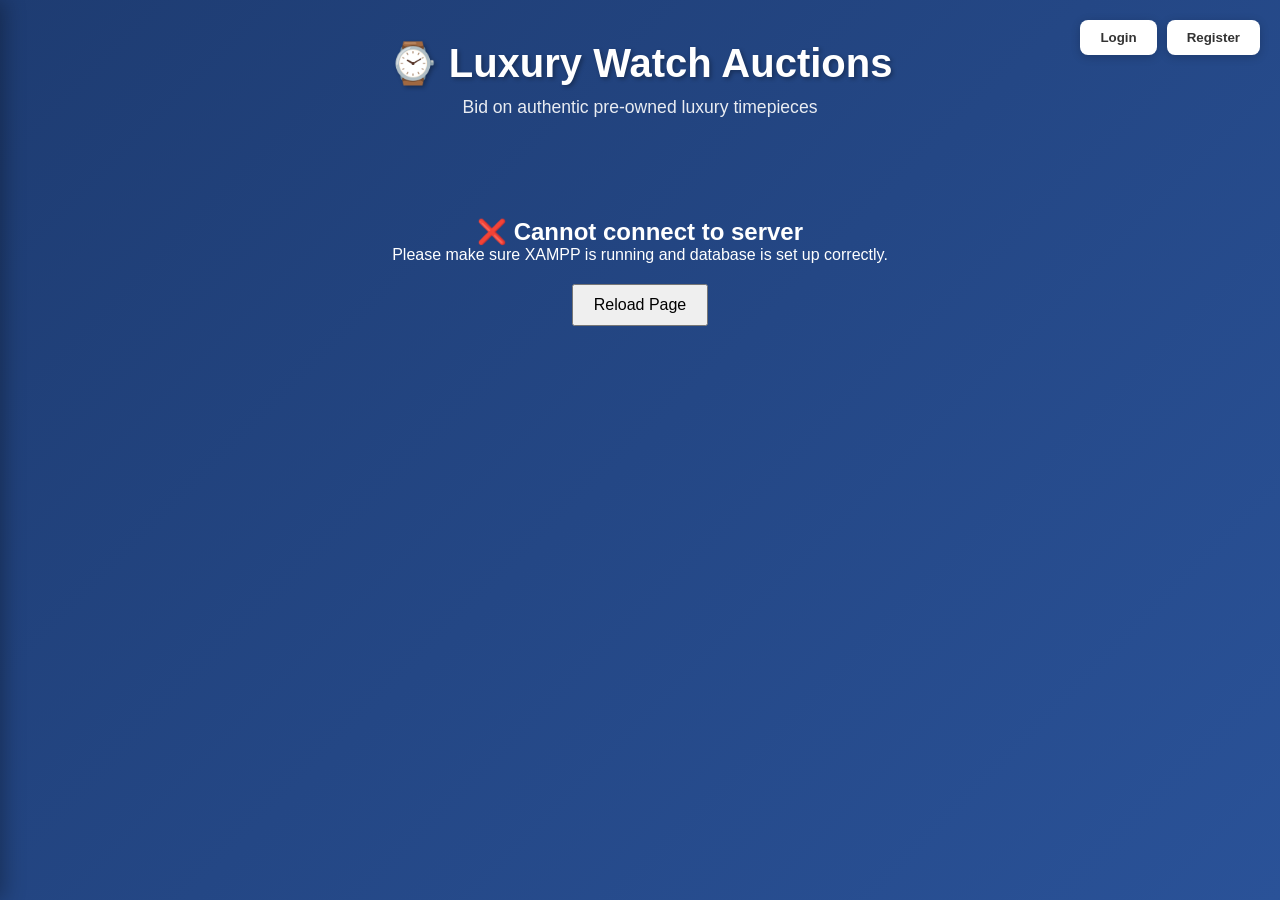
<file: index.html>
<!-- index.html -->
<!DOCTYPE html>
<html lang="en">
<head>
    <meta charset="UTF-8">
    <meta name="viewport" content="width=device-width, initial-scale=1.0">
    <title>Luxury Watch Auctions</title>
    <link rel="stylesheet" href="styles.css">
    <style>
        .user-menu {
            position: absolute;
            top: 20px;
            right: 20px;
            display: flex;
            gap: 10px;
            z-index: 100;
        }

        .user-menu button {
            background: white;
            color: #333;
            border: none;
            padding: 10px 20px;
            border-radius: 8px;
            cursor: pointer;
            font-weight: bold;
            box-shadow: 0 2px 10px rgba(0,0,0,0.2);
            transition: all 0.3s;
        }

        .user-menu button:hover {
            transform: translateY(-2px);
            box-shadow: 0 4px 15px rgba(0,0,0,0.3);
        }

        .user-info {
            background: white;
            color: #333;
            padding: 10px 20px;
            border-radius: 8px;
            box-shadow: 0 2px 10px rgba(0,0,0,0.2);
            display: flex;
            align-items: center;
            gap: 10px;
        }

        .user-badge {
            background: #3498db;
            color: white;
            padding: 3px 10px;
            border-radius: 12px;
            font-size: 0.85em;
        }

        .admin-badge {
            background: #e74c3c;
        }

        /* MyBid Button */
        .mybid-button {
            position: fixed;
            top: 20px;
            left: 20px;
            background: #3498db;
            color: white;
            border: none;
            padding: 12px 24px;
            border-radius: 8px;
            cursor: pointer;
            font-weight: bold;
            font-size: 1.1em;
            box-shadow: 0 4px 15px rgba(0,0,0,0.3);
            z-index: 1000;
            transition: all 0.3s;
            display: none;
        }

        .mybid-button:hover {
            background: #2980b9;
            transform: translateY(-2px);
        }

        .mybid-button.show {
            display: block;
        }

        /* Sidebar */
        .mybid-sidebar {
            position: fixed;
            top: 0;
            left: -450px;
            width: 450px;
            height: 100vh;
            background: white;
            box-shadow: 4px 0 20px rgba(0,0,0,0.3);
            z-index: 2000;
            transition: left 0.3s ease;
            overflow-y: auto;
        }

        .mybid-sidebar.active {
            left: 0;
        }

        .sidebar-header {
            background: linear-gradient(135deg, #3498db 0%, #2980b9 100%);
            color: white;
            padding: 20px;
            display: flex;
            justify-content: space-between;
            align-items: center;
            position: sticky;
            top: 0;
            z-index: 10;
        }

        .sidebar-header h2 {
            margin: 0;
            font-size: 1.5em;
        }

        .close-sidebar {
            background: rgba(255,255,255,0.2);
            border: none;
            color: white;
            font-size: 1.5em;
            cursor: pointer;
            width: 35px;
            height: 35px;
            border-radius: 50%;
            display: flex;
            align-items: center;
            justify-content: center;
            transition: background 0.3s;
        }

        .close-sidebar:hover {
            background: rgba(255,255,255,0.3);
        }

        .sidebar-nav {
            display: flex;
            background: #f8f9fa;
            border-bottom: 2px solid #ddd;
        }

        .sidebar-nav button {
            flex: 1;
            background: none;
            border: none;
            padding: 15px;
            cursor: pointer;
            font-weight: bold;
            color: #666;
            transition: all 0.3s;
            border-bottom: 3px solid transparent;
        }

        .sidebar-nav button:hover {
            background: #e9ecef;
            color: #333;
        }

        .sidebar-nav button.active {
            color: #3498db;
            border-bottom-color: #3498db;
        }

        .sidebar-content {
            padding: 20px;
        }

        .tab-content {
            display: none;
        }

        .tab-content.active {
            display: block;
        }

        .bid-item {
            background: #f8f9fa;
            padding: 15px;
            margin-bottom: 15px;
            border-radius: 8px;
            border-left: 4px solid #3498db;
        }

        .bid-item h4 {
            margin: 0 0 10px 0;
            color: #333;
            font-size: 1.1em;
        }

        .bid-details {
            display: flex;
            flex-direction: column;
            gap: 5px;
            font-size: 0.9em;
            color: #666;
        }

        .bid-detail-row {
            display: flex;
            justify-content: space-between;
        }

        .bid-amount {
            color: #e74c3c;
            font-weight: bold;
            font-size: 1.1em;
        }

        .status-badge {
            display: inline-block;
            padding: 4px 12px;
            border-radius: 12px;
            font-size: 0.85em;
            font-weight: bold;
        }

        .status-highest {
            background: #d4edda;
            color: #155724;
        }

        .status-outbid {
            background: #f8d7da;
            color: #721c24;
        }

        .status-won {
            background: #d4edda;
            color: #155724;
        }

        .status-lost {
            background: #f8d7da;
            color: #721c24;
        }

        .empty-state {
            text-align: center;
            padding: 40px 20px;
            color: #999;
        }

        .empty-state-icon {
            font-size: 3em;
            margin-bottom: 10px;
        }

        .profile-section {
            background: linear-gradient(135deg, #3498db 0%, #2980b9 100%);
            color: white;
            padding: 20px;
            border-radius: 12px;
            margin-bottom: 20px;
            text-align: center;
        }

        .profile-avatar {
            width: 80px;
            height: 80px;
            background: rgba(255,255,255,0.3);
            border-radius: 50%;
            display: flex;
            align-items: center;
            justify-content: center;
            margin: 0 auto 15px;
            font-size: 2.5em;
        }

        .profile-stats {
            display: grid;
            grid-template-columns: repeat(2, 1fr);
            gap: 15px;
            margin-top: 20px;
        }

        .stat-box {
            background: white;
            color: #333;
            padding: 15px;
            border-radius: 8px;
            text-align: center;
        }

        .stat-value {
            font-size: 2em;
            font-weight: bold;
            color: #3498db;
            margin-bottom: 5px;
        }

        .stat-label {
            font-size: 0.9em;
            color: #666;
        }

        .overlay {
            position: fixed;
            top: 0;
            left: 0;
            right: 0;
            bottom: 0;
            background: rgba(0,0,0,0.5);
            z-index: 1999;
            display: none;
        }

        .overlay.active {
            display: block;
        }

        @media (max-width: 768px) {
            .mybid-sidebar {
                width: 90vw;
                left: -90vw;
            }
        }
    </style>
</head>
<body>
    <!-- MyBid Button (Only visible when logged in) -->
    <button class="mybid-button" id="mybidButton" onclick="openMyBidSidebar()">
        📊 MyBid
    </button>

    <!-- User Menu -->
    <div class="user-menu" id="userMenu">
        <button onclick="window.location.href='login.html'">Login</button>
        <button onclick="window.location.href='register.html'">Register</button>
    </div>

    <!-- Overlay -->
    <div class="overlay" id="overlay" onclick="closeMyBidSidebar()"></div>

    <!-- MyBid Sidebar -->
    <div class="mybid-sidebar" id="mybidSidebar">
        <div class="sidebar-header">
            <h2>📊 My Bidding</h2>
            <button class="close-sidebar" onclick="closeMyBidSidebar()">×</button>
        </div>

        <div class="sidebar-nav">
            <button class="tab-btn active" onclick="switchTab('history')">History</button>
            <button class="tab-btn" onclick="switchTab('running')">Running</button>
            <button class="tab-btn" onclick="switchTab('won')">Won</button>
            <button class="tab-btn" onclick="switchTab('profile')">Profile</button>
        </div>

        <div class="sidebar-content">
            <!-- History Tab -->
            <div id="historyTab" class="tab-content active">
                <h3 style="margin-bottom: 15px;">Bid History</h3>
                <div id="historyContent">
                    <div class="empty-state">
                        <div class="empty-state-icon">📋</div>
                        <p>Loading bid history...</p>
                    </div>
                </div>
            </div>

            <!-- Running Bids Tab -->
            <div id="runningTab" class="tab-content">
                <h3 style="margin-bottom: 15px;">Current Running Bids</h3>
                <div id="runningContent">
                    <div class="empty-state">
                        <div class="empty-state-icon">⏳</div>
                        <p>Loading running bids...</p>
                    </div>
                </div>
            </div>

            <!-- Won Tab -->
            <div id="wonTab" class="tab-content">
                <h3 style="margin-bottom: 15px;">Products Won</h3>
                <div id="wonContent">
                    <div class="empty-state">
                        <div class="empty-state-icon">🏆</div>
                        <p>Loading won products...</p>
                    </div>
                </div>
            </div>

            <!-- Profile Tab -->
            <div id="profileTab" class="tab-content">
                <div id="profileContent">
                    <div class="empty-state">
                        <div class="empty-state-icon">👤</div>
                        <p>Loading profile...</p>
                    </div>
                </div>
            </div>
        </div>
    </div>

    <div class="container">
        <header>
            <h1>⌚ Luxury Watch Auctions</h1>
            <p>Bid on authentic pre-owned luxury timepieces</p>
        </header>

        <div id="catalog" class="catalog-view">
            <div class="catalog-grid" id="catalogGrid"></div>
        </div>

        <div id="productPage" class="product-page"></div>
    </div>

    <script src="script.js"></script>
    <script src="mybid.js"></script>
    <script>
        // Check if user is logged in
        async function checkUserSession() {
            try {
                const response = await fetch('http://localhost/Website-Akhir/api/auth/check_session.php');
                const result = await response.json();

                if (result.logged_in) {
                    const userMenu = document.getElementById('userMenu');
                    userMenu.innerHTML = `
                        <div class="user-info">
                            <span>Welcome, <strong>${result.data.username}</strong></span>
                            <span class="user-badge ${result.data.role === 'admin' ? 'admin-badge' : ''}">${result.data.role.toUpperCase()}</span>
                        </div>
                        ${result.data.role === 'admin' ? '<button onclick="window.location.href=\'admin/dashboard.html\'">Admin Panel</button>' : ''}
                        <button onclick="logout()">Logout</button>
                    `;

                    // Show MyBid button ONLY for regular users (not admin)
                    if (result.data.role === 'user') {
                        document.getElementById('mybidButton').classList.add('show');
                    }
                }
            } catch (error) {
                console.error('Session check error:', error);
            }
        }

        async function logout() {
            if (!confirm('Are you sure you want to logout?')) return;
            
            try {
                await fetch('http://localhost/Website-Akhir/api/auth/logout.php');
                window.location.reload();
            } catch (error) {
                console.error('Logout error:', error);
            }
        }

        function openMyBidSidebar() {
            document.getElementById('mybidSidebar').classList.add('active');
            document.getElementById('overlay').classList.add('active');
            loadMyBidData();
        }

        function closeMyBidSidebar() {
            document.getElementById('mybidSidebar').classList.remove('active');
            document.getElementById('overlay').classList.remove('active');
        }

        function switchTab(tabName) {
            // Remove active from all tabs
            document.querySelectorAll('.tab-btn').forEach(btn => btn.classList.remove('active'));
            document.querySelectorAll('.tab-content').forEach(content => content.classList.remove('active'));

            // Add active to selected tab
            event.target.classList.add('active');
            document.getElementById(tabName + 'Tab').classList.add('active');

            // Load data for the tab
            loadTabData(tabName);
        }

        checkUserSession();
    </script>
</body>
</html>
</file>
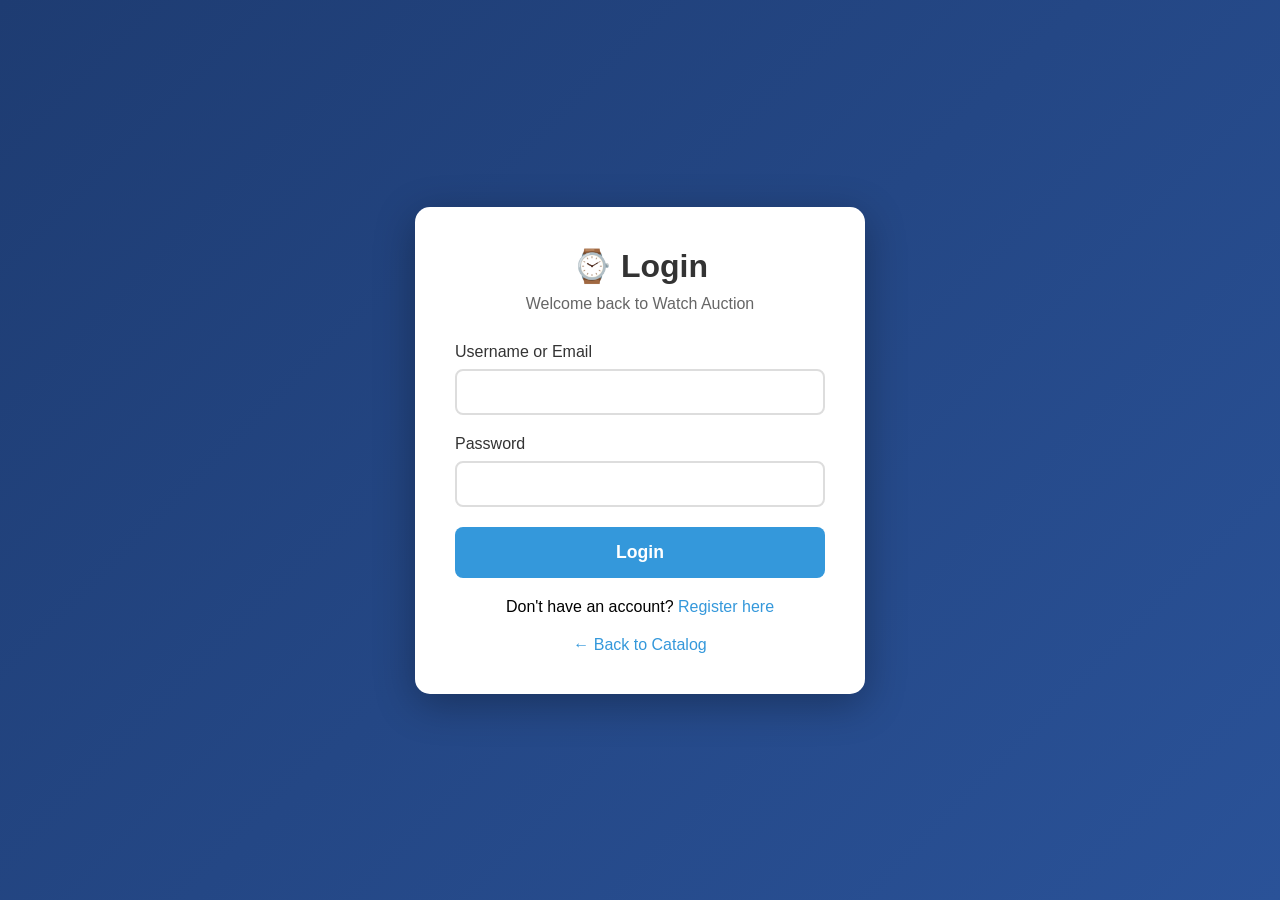
<file: login.html>
<!DOCTYPE html>
<html lang="en">
<head>
    <meta charset="UTF-8">
    <meta name="viewport" content="width=device-width, initial-scale=1.0">
    <title>Login - Watch Auction</title>
    <style>
        * {
            margin: 0;
            padding: 0;
            box-sizing: border-box;
        }

        body {
            font-family: 'Sexgoe UI', Tahoma, Geneva, Verdana, sans-serif;
            background: linear-gradient(135deg, #1e3c72 0%, #2a5298 100%);
            min-height: 100vh;
            display: flex;
            justify-content: center;
            align-items: center;
            padding: 20px;
        }

        .login-container {
            background: white;
            padding: 40px;
            border-radius: 15px;
            box-shadow: 0 10px 40px rgba(0,0,0,0.3);
            width: 100%;
            max-width: 450px;
        }

        .login-header {
            text-align: center;
            margin-bottom: 30px;
        }

        .login-header h1 {
            color: #333;
            font-size: 2em;
            margin-bottom: 10px;
        }

        .login-header p {
            color: #666;
        }

        .form-group {
            margin-bottom: 20px;
        }

        .form-group label {
            display: block;
            color: #333;
            font-weight: 500;
            margin-bottom: 8px;
        }

        .form-group input {
            width: 100%;
            padding: 12px;
            border: 2px solid #ddd;
            border-radius: 8px;
            font-size: 1em;
            transition: border-color 0.3s;
        }

        .form-group input:focus {
            outline: none;
            border-color: #3498db;
        }

        .btn {
            width: 100%;
            padding: 15px;
            border: none;
            border-radius: 8px;
            font-size: 1.1em;
            font-weight: bold;
            cursor: pointer;
            transition: background 0.3s;
        }

        .btn-primary {
            background: #3498db;
            color: white;
        }

        .btn-primary:hover {
            background: #2980b9;
        }

        .btn-primary:disabled {
            background: #95a5a6;
            cursor: not-allowed;
        }

        .divider {
            text-align: center;
            margin: 20px 0;
            color: #666;
        }

        .register-link {
            text-align: center;
            margin-top: 20px;
        }

        .register-link a {
            color: #3498db;
            text-decoration: none;
            font-weight: 500;
        }

        .register-link a:hover {
            text-decoration: underline;
        }

        .error-message {
            background: #e74c3c;
            color: white;
            padding: 12px;
            border-radius: 8px;
            margin-bottom: 20px;
            display: none;
        }

        .success-message {
            background: #27ae60;
            color: white;
            padding: 12px;
            border-radius: 8px;
            margin-bottom: 20px;
            display: none;
        }

        .back-link {
            text-align: center;
            margin-top: 20px;
        }

        .back-link a {
            color: #3498db;
            text-decoration: none;
        }

        .demo-info {
            background: #f8f9fa;
            padding: 15px;
            border-radius: 8px;
            margin-top: 20px;
            font-size: 0.9em;
            color: #666;
        }

        .demo-info strong {
            color: #333;
        }
    </style>
</head>
<body>
    <div class="login-container">
        <div class="login-header">
            <h1>⌚ Login</h1>
            <p>Welcome back to Watch Auction</p>
        </div>

        <div id="errorMessage" class="error-message"></div>
        <div id="successMessage" class="success-message"></div>

        <form id="loginForm">
            <div class="form-group">
                <label>Username or Email</label>
                <input type="text" id="username" required>
            </div>

            <div class="form-group">
                <label>Password</label>
                <input type="password" id="password" required>
            </div>

            <button type="submit" class="btn btn-primary" id="loginBtn">Login</button>
        </form>

        <div class="register-link">
            <p>Don't have an account? <a href="register.html">Register here</a></p>
        </div>

        <div class="back-link">
            <a href="index.html">← Back to Catalog</a>
        </div>

       
    </div>

    <script>
        const API_BASE = 'http://localhost/Website-Akhir/api';

        document.getElementById('loginForm').addEventListener('submit', async (e) => {
            e.preventDefault();
            
            const username = document.getElementById('username').value.trim();
            const password = document.getElementById('password').value;
            const loginBtn = document.getElementById('loginBtn');
            const errorMsg = document.getElementById('errorMessage');
            const successMsg = document.getElementById('successMessage');

            // Hide messages
            errorMsg.style.display = 'none';
            successMsg.style.display = 'none';

            // Validate
            if (!username || !password) {
                errorMsg.textContent = 'Please fill in all fields';
                errorMsg.style.display = 'block';
                return;
            }

            // Disable button
            loginBtn.disabled = true;
            loginBtn.textContent = 'Logging in...';

            try {
                const response = await fetch(`${API_BASE}/auth/login.php`, {
                    method: 'POST',
                    headers: {
                        'Content-Type': 'application/json'
                    },
                    body: JSON.stringify({
                        username: username,
                        password: password
                    })
                });

                const result = await response.json();

                if (result.success) {
                    successMsg.textContent = 'Login successful! Redirecting...';
                    successMsg.style.display = 'block';
                    
                    // Redirect based on role
                    setTimeout(() => {
                        if (result.data.role === 'admin') {
                            window.location.href = 'admin/dashboard.html';
                        } else {
                            window.location.href = 'index.html';
                        }
                    }, 1000);
                } else {
                    errorMsg.textContent = result.message || 'Login failed';
                    errorMsg.style.display = 'block';
                    loginBtn.disabled = false;
                    loginBtn.textContent = 'Login';
                }
            } catch (error) {
                console.error('Login error:', error);
                errorMsg.textContent = 'Connection error. Please try again.';
                errorMsg.style.display = 'block';
                loginBtn.disabled = false;
                loginBtn.textContent = 'Login';
            }
        });
    </script>
</body>
</html>
</file>
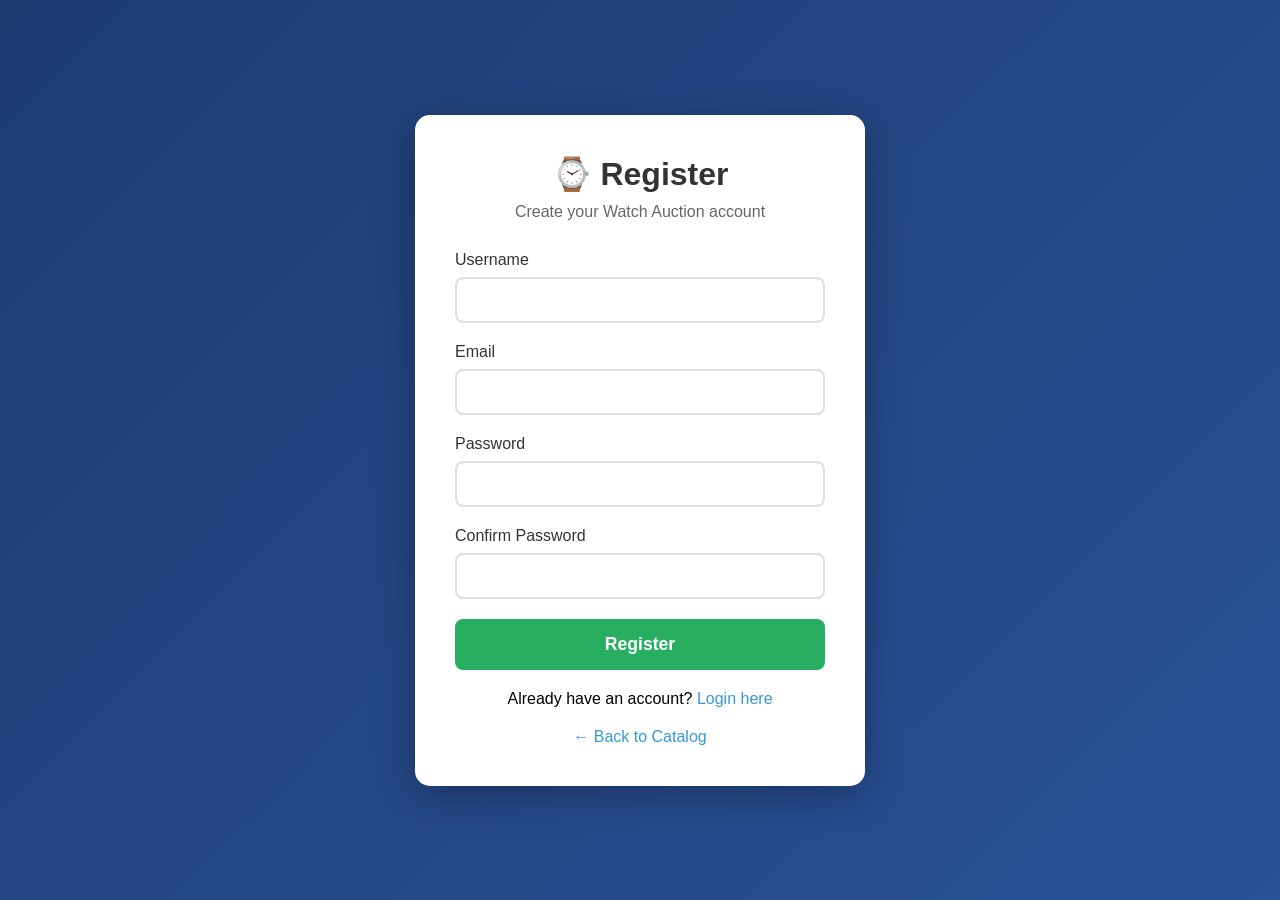
<file: register.html>
<!DOCTYPE html>
<html lang="en">
<head>
    <meta charset="UTF-8">
    <meta name="viewport" content="width=device-width, initial-scale=1.0">
    <title>Register - Watch Auction</title>
    <style>
        * {
            margin: 0;
            padding: 0;
            box-sizing: border-box;
        }

        body {
            font-family: 'Segoe UI', Tahoma, Geneva, Verdana, sans-serif;
            background: linear-gradient(135deg, #1e3c72 0%, #2a5298 100%);
            min-height: 100vh;
            display: flex;
            justify-content: center;
            align-items: center;
            padding: 20px;
        }

        .register-container {
            background: white;
            padding: 40px;
            border-radius: 15px;
            box-shadow: 0 10px 40px rgba(0,0,0,0.3);
            width: 100%;
            max-width: 450px;
        }

        .register-header {
            text-align: center;
            margin-bottom: 30px;
        }

        .register-header h1 {
            color: #333;
            font-size: 2em;
            margin-bottom: 10px;
        }

        .register-header p {
            color: #666;
        }

        .form-group {
            margin-bottom: 20px;
        }

        .form-group label {
            display: block;
            color: #333;
            font-weight: 500;
            margin-bottom: 8px;
        }

        .form-group input {
            width: 100%;
            padding: 12px;
            border: 2px solid #ddd;
            border-radius: 8px;
            font-size: 1em;
            transition: border-color 0.3s;
        }

        .form-group input:focus {
            outline: none;
            border-color: #27ae60;
        }

        .btn {
            width: 100%;
            padding: 15px;
            border: none;
            border-radius: 8px;
            font-size: 1.1em;
            font-weight: bold;
            cursor: pointer;
            transition: background 0.3s;
        }

        .btn-success {
            background: #27ae60;
            color: white;
        }

        .btn-success:hover {
            background: #229954;
        }

        .btn-success:disabled {
            background: #95a5a6;
            cursor: not-allowed;
        }

        .login-link {
            text-align: center;
            margin-top: 20px;
        }

        .login-link a {
            color: #3498db;
            text-decoration: none;
            font-weight: 500;
        }

        .login-link a:hover {
            text-decoration: underline;
        }

        .error-message {
            background: #e74c3c;
            color: white;
            padding: 12px;
            border-radius: 8px;
            margin-bottom: 20px;
            display: none;
        }

        .success-message {
            background: #27ae60;
            color: white;
            padding: 12px;
            border-radius: 8px;
            margin-bottom: 20px;
            display: none;
        }

        .back-link {
            text-align: center;
            margin-top: 20px;
        }

        .back-link a {
            color: #3498db;
            text-decoration: none;
        }
    </style>
</head>
<body>
    <div class="register-container">
        <div class="register-header">
            <h1>⌚ Register</h1>
            <p>Create your Watch Auction account</p>
        </div>

        <div id="errorMessage" class="error-message"></div>
        <div id="successMessage" class="success-message"></div>

        <form id="registerForm">
            <div class="form-group">
                <label>Username</label>
                <input type="text" id="username" required minlength="3">
            </div>

            <div class="form-group">
                <label>Email</label>
                <input type="email" id="email" required>
            </div>

            <div class="form-group">
                <label>Password</label>
                <input type="password" id="password" required minlength="6">
            </div>

            <div class="form-group">
                <label>Confirm Password</label>
                <input type="password" id="confirmPassword" required>
            </div>

            <button type="submit" class="btn btn-success" id="registerBtn">Register</button>
        </form>

        <div class="login-link">
            <p>Already have an account? <a href="login.html">Login here</a></p>
        </div>

        <div class="back-link">
            <a href="index.html">← Back to Catalog</a>
        </div>
    </div>

    <script>
        const API_BASE = 'http://localhost/Website-Akhir/api';

        document.getElementById('registerForm').addEventListener('submit', async (e) => {
            e.preventDefault();
            
            const username = document.getElementById('username').value.trim();
            const email = document.getElementById('email').value.trim();
            const password = document.getElementById('password').value;
            const confirmPassword = document.getElementById('confirmPassword').value;
            const registerBtn = document.getElementById('registerBtn');
            const errorMsg = document.getElementById('errorMessage');
            const successMsg = document.getElementById('successMessage');

            // Hide messages
            errorMsg.style.display = 'none';
            successMsg.style.display = 'none';

            // Validate
            if (!username || !email || !password || !confirmPassword) {
                errorMsg.textContent = 'Please fill in all fields';
                errorMsg.style.display = 'block';
                return;
            }

            if (username.length < 3) {
                errorMsg.textContent = 'Username must be at least 3 characters';
                errorMsg.style.display = 'block';
                return;
            }

            if (password.length < 6) {
                errorMsg.textContent = 'Password must be at least 6 characters';
                errorMsg.style.display = 'block';
                return;
            }

            if (password !== confirmPassword) {
                errorMsg.textContent = 'Passwords do not match';
                errorMsg.style.display = 'block';
                return;
            }

            // Disable button
            registerBtn.disabled = true;
            registerBtn.textContent = 'Registering...';

            try {
                const response = await fetch(`${API_BASE}/auth/register.php`, {
                    method: 'POST',
                    headers: {
                        'Content-Type': 'application/json'
                    },
                    body: JSON.stringify({
                        username: username,
                        email: email,
                        password: password
                    })
                });

                const result = await response.json();

                if (result.success) {
                    successMsg.textContent = 'Registration successful! Redirecting to login...';
                    successMsg.style.display = 'block';
                    
                    setTimeout(() => {
                        window.location.href = 'login.html';
                    }, 2000);
                } else {
                    errorMsg.textContent = result.message || 'Registration failed';
                    errorMsg.style.display = 'block';
                    registerBtn.disabled = false;
                    registerBtn.textContent = 'Register';
                }
            } catch (error) {
                console.error('Register error:', error);
                errorMsg.textContent = 'Connection error. Please try again.';
                errorMsg.style.display = 'block';
                registerBtn.disabled = false;
                registerBtn.textContent = 'Register';
            }
        });
    </script>
</body>
</html>
</file>
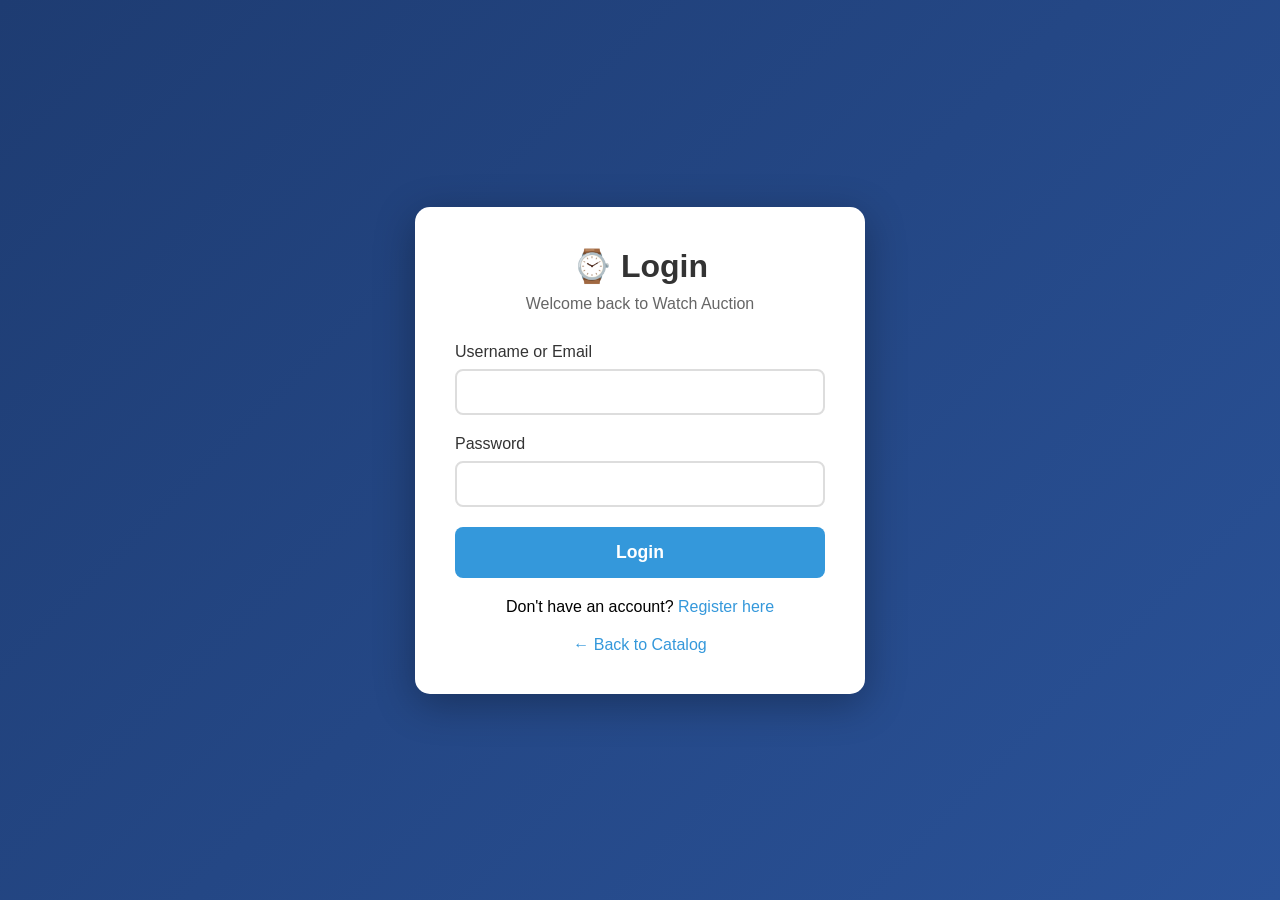
<file: admin/dashboard.html>
<!DOCTYPE html>
<html lang="en">
<head>
    <meta charset="UTF-8">
    <meta name="viewport" content="width=device-width, initial-scale=1.0">
    <title>Admin Dashboard - Watch Auction</title>
    <link rel="stylesheet" href="../styles.css">
    <style>
        .admin-header {
            background: white;
            padding: 20px;
            border-radius: 15px;
            margin-bottom: 30px;
            display: flex;
            justify-content: space-between;
            align-items: center;
            box-shadow: 0 5px 15px rgba(0,0,0,0.2);
        }

        .admin-info {
            display: flex;
            align-items: center;
            gap: 15px;
        }

        .admin-info h2 {
            color: #333;
            margin: 0;
        }

        .admin-badge {
            background: #e74c3c;
            color: white;
            padding: 5px 15px;
            border-radius: 20px;
            font-size: 0.9em;
            font-weight: bold;
        }

        .admin-actions {
            display: flex;
            gap: 10px;
        }

        .btn {
            padding: 10px 20px;
            border: none;
            border-radius: 8px;
            cursor: pointer;
            font-weight: bold;
            transition: all 0.3s;
        }

        .btn-success {
            background: #27ae60;
            color: white;
        }

        .btn-success:hover {
            background: #229954;
        }

        .btn-danger {
            background: #e74c3c;
            color: white;
        }

        .btn-danger:hover {
            background: #c0392b;
        }

        .btn-secondary {
            background: #95a5a6;
            color: white;
        }

        .btn-secondary:hover {
            background: #7f8c8d;
        }

        .stats-grid {
            display: grid;
            grid-template-columns: repeat(auto-fit, minmax(200px, 1fr));
            gap: 20px;
            margin-bottom: 30px;
        }

        .stat-card {
            background: white;
            padding: 20px;
            border-radius: 15px;
            box-shadow: 0 5px 15px rgba(0,0,0,0.2);
            text-align: center;
        }

        .stat-value {
            font-size: 2.5em;
            font-weight: bold;
            color: #3498db;
            margin: 10px 0;
        }

        .stat-label {
            color: #666;
            font-size: 0.9em;
        }

        .products-section {
            background: white;
            padding: 30px;
            border-radius: 15px;
            box-shadow: 0 5px 15px rgba(0,0,0,0.2);
        }

        .section-header {
            display: flex;
            justify-content: space-between;
            align-items: center;
            margin-bottom: 20px;
            flex-wrap: wrap;
            gap: 15px;
        }

        .section-header h3 {
            color: #333;
            font-size: 1.5em;
        }

        /* Filters */
        .filters {
            display: flex;
            gap: 10px;
            flex-wrap: wrap;
            width: 100%;
            margin-top: 15px;
            padding: 15px;
            background: #f8f9fa;
            border-radius: 8px;
        }

        .filter-group {
            display: flex;
            flex-direction: column;
            gap: 5px;
        }

        .filter-group label {
            font-size: 0.85em;
            color: #666;
            font-weight: bold;
        }

        .filter-group select,
        .filter-group input {
            padding: 8px 12px;
            border: 2px solid #ddd;
            border-radius: 5px;
            font-size: 0.95em;
        }

        .filter-actions {
            display: flex;
            gap: 5px;
            align-items: flex-end;
        }

        .btn-filter {
            padding: 8px 15px;
            font-size: 0.9em;
        }

        /* ============================================ */
        /* FIXED TABLE STYLES - YANG DIPERBAIKI INI */
        /* ============================================ */
        
        /* Wrapper untuk table dengan border */
        .products-section > div:last-child {
            margin-top: 20px;
            overflow-x: auto;
            border: 1px solid #ddd;
            border-radius: 8px;
        }

        /* Table utama */
        .products-table {
            width: 100%;
            border-collapse: separate;
            border-spacing: 0;
            min-width: 1000px;
        }

        /* Sticky header */
        .products-table thead {
            background: #f8f9fa;
            position: sticky;
            top: 0;
            z-index: 10;
        }

        .products-table th {
            background: #f8f9fa;
            padding: 12px 8px;
            text-align: left;
            color: #333;
            font-weight: bold;
            border-bottom: 2px solid #ddd;
            font-size: 0.9em;
            white-space: nowrap;
        }

        .products-table td {
            padding: 12px 8px;
            border-bottom: 1px solid #eee;
            color: #666;
            font-size: 0.9em;
        }

        .products-table tbody tr:hover {
            background: #f8f9fa;
        }

        /* Lebar kolom yang SINKRON - INI PENTING! */
        .products-table th:nth-child(1),
        .products-table td:nth-child(1) {
            width: 4%;
            min-width: 50px;
        }

        .products-table th:nth-child(2),
        .products-table td:nth-child(2) {
            width: 13%;
            min-width: 130px;
        }

        .products-table th:nth-child(3),
        .products-table td:nth-child(3) {
            width: 9%;
            min-width: 100px;
        }

        .products-table th:nth-child(4),
        .products-table td:nth-child(4) {
            width: 9%;
            min-width: 100px;
        }

        .products-table th:nth-child(5),
        .products-table td:nth-child(5) {
            width: 7%;
            min-width: 80px;
        }

        .products-table th:nth-child(6),
        .products-table td:nth-child(6) {
            width: 13%;
            min-width: 150px;
        }

        .products-table th:nth-child(7),
        .products-table td:nth-child(7) {
            width: 11%;
            min-width: 110px;
        }

        .products-table th:nth-child(8),
        .products-table td:nth-child(8) {
            width: 11%;
            min-width: 110px;
        }

        .products-table th:nth-child(9),
        .products-table td:nth-child(9) {
            width: 13%;
            min-width: 130px;
        }

        /* ============================================ */

        .status-badge {
            padding: 5px 10px;
            border-radius: 5px;
            font-size: 0.85em;
            font-weight: bold;
            display: inline-block;
        }

        .status-active {
            background: #d4edda;
            color: #155724;
        }

        .status-ended {
            background: #f8d7da;
            color: #721c24;
        }

        .status-paid {
            background: #d4edda;
            color: #155724;
        }

        .status-pending {
            background: #fff3cd;
            color: #856404;
        }

        .status-cancelled {
            background: #f8d7da;
            color: #721c24;
        }

        .action-buttons {
            display: flex;
            gap: 5px;
        }

        .btn-small {
            padding: 5px 10px;
            font-size: 0.85em;
        }

        .btn-edit {
            background: #3498db;
            color: white;
        }

        .btn-edit:hover {
            background: #2980b9;
        }

        .btn-delete {
            background: #e74c3c;
            color: white;
        }

        .btn-delete:hover {
            background: #c0392b;
        }

        .winner-badge {
            background: #ffd700;
            color: #333;
            padding: 3px 8px;
            border-radius: 3px;
            font-size: 0.8em;
            font-weight: bold;
        }

        .highest-bidder {
            color: #27ae60;
            font-weight: bold;
        }

        /* Modal */
        .modal {
            display: none;
            position: fixed;
            top: 0;
            left: 0;
            right: 0;
            bottom: 0;
            background: rgba(0,0,0,0.7);
            z-index: 1000;
            padding: 20px;
            overflow-y: auto;
        }

        .modal.active {
            display: flex;
            justify-content: center;
            align-items: center;
        }

        .modal-content {
            background: white;
            padding: 30px;
            border-radius: 15px;
            max-width: 600px;
            width: 100%;
            max-height: 90vh;
            overflow-y: auto;
        }

        .modal-header {
            display: flex;
            justify-content: space-between;
            align-items: center;
            margin-bottom: 20px;
        }

        .modal-header h2 {
            color: #333;
        }

        .close-btn {
            background: none;
            border: none;
            font-size: 1.5em;
            cursor: pointer;
            color: #666;
        }

        .form-group {
            margin-bottom: 20px;
        }

        .form-group label {
            display: block;
            color: #333;
            font-weight: 500;
            margin-bottom: 8px;
        }

        .form-group input,
        .form-group textarea,
        .form-group select {
            width: 100%;
            padding: 12px;
            border: 2px solid #ddd;
            border-radius: 8px;
            font-size: 1em;
        }

        .form-group textarea {
            min-height: 100px;
            resize: vertical;
        }

        .price-group {
            display: flex;
            gap: 10px;
        }

        .no-results {
            text-align: center;
            padding: 40px;
            color: #999;
        }

        /* Responsive */
        @media (max-width: 768px) {
            .admin-header {
                flex-direction: column;
                gap: 15px;
            }
            
            .admin-info {
                justify-content: center;
            }
            
            .admin-actions {
                justify-content: center;
                width: 100%;
            }
            
            .stats-grid {
                grid-template-columns: repeat(2, 1fr);
            }
            
            .section-header {
                flex-direction: column;
                align-items: stretch;
            }
            
            .filters {
                flex-direction: column;
            }
            
            .filter-actions {
                flex-direction: column;
            }
            
            .btn-filter {
                width: 100%;
            }
        }

        @media (max-width: 480px) {
            .stats-grid {
                grid-template-columns: 1fr;
            }
        }
    </style>
</head>
<body>
    <div class="container">
        <div class="admin-header">
            <div class="admin-info">
                <h2>Admin Dashboard</h2>
                <span class="admin-badge">ADMIN</span>
            </div>
            <div class="admin-actions">
                <button class="btn btn-secondary" onclick="window.location.href='../index.html'">View Site</button>
                <button class="btn btn-danger" onclick="logout()">Logout</button>
            </div>
        </div>

        <div class="stats-grid">
            <div class="stat-card">
                <div class="stat-label">Total Products</div>
                <div class="stat-value" id="totalProducts">0</div>
            </div>
            <div class="stat-card">
                <div class="stat-label">Active Auctions</div>
                <div class="stat-value" id="activeAuctions">0</div>
            </div>
            <div class="stat-card">
                <div class="stat-label">Ended Auctions</div>
                <div class="stat-value" id="endedAuctions">0</div>
            </div>
            <div class="stat-card">
                <div class="stat-label">Total Bids</div>
                <div class="stat-value" id="totalBids">0</div>
            </div>
        </div>

        <div class="products-section">
            <div class="section-header">
                <h3>Manage Products</h3>
                <button class="btn btn-success" onclick="openAddModal()">+ Add New Product</button>
            </div>

            <!-- Filters -->
            <div class="filters">
                <div class="filter-group">
                    <label>Status</label>
                    <select id="filterStatus">
                        <option value="all">All</option>
                        <option value="active">Active</option>
                        <option value="ended">Ended</option>
                    </select>
                </div>

                <div class="filter-group">
                    <label>From Date</label>
                    <input type="date" id="filterDateFrom">
                </div>

                <div class="filter-group">
                    <label>To Date</label>
                    <input type="date" id="filterDateTo">
                </div>

                <div class="filter-actions">
                    <button class="btn btn-secondary btn-filter" onclick="applyFilters()">Apply Filter</button>
                    <button class="btn btn-secondary btn-filter" onclick="resetFilters()">Reset</button>
                </div>
            </div>

            <div style="margin-top: 20px; overflow-x: auto;">
                <table class="products-table" id="productsTable">
                    <thead>
                        <tr>
                            <th>ID</th>
                            <th>Name</th>
                            <th>Start Price</th>
                            <th>Current Price</th>
                            <th>Status</th>
                            <th>Highest Bidder / Winner</th>
                            <th>Payment Status</th>
                            <th>Start Date</th>
                            <th>End Time</th>
                            <th>Actions</th>
                        </tr>
                    </thead>
                    <tbody id="productsTableBody">
                        <tr>
                            <td colspan="10" style="text-align: center; padding: 40px;">Loading...</td>
                        </tr>
                    </tbody>
                </table>
            </div>
        </div>
    </div>

    <!-- Add/Edit Product Modal -->
    <div id="productModal" class="modal">
        <div class="modal-content">
            <div class="modal-header">
                <h2 id="modalTitle">Add New Product</h2>
                <button class="close-btn" onclick="closeModal()">&times;</button>
            </div>
            <form id="productForm">
                <input type="hidden" id="productId">

                <div class="form-group">
                    <label>Product Name *</label>
                    <input type="text" id="productName" required>
                </div>

                <div class="form-group">
                    <label>Description *</label>
                    <textarea id="productDescription" required></textarea>
                </div>

                <div class="form-group">
                    <label>Starting Price ($) *</label>
                    <input type="number" id="startPrice" step="0.01" min="0" required>
                </div>

                <div class="form-group">
                    <label>Bid Increment ($) *</label>
                    <input type="number" id="bidIncrement" step="0.01" min="0" required>
                </div>

                <div class="form-group">
                    <label>Duration (days) *</label>
                    <input type="number" id="duration" min="1" required>
                </div>

                <div class="form-group">
                    <label style="color: #333; font-weight: bold; margin-bottom: 8px; display: block;">📷 Product Images (Max 5)</label>
                    <input type="file" id="productImages" multiple accept="image/*" style="width: 100%; padding: 12px; border: 2px dashed #3498db; border-radius: 8px; background: #f8f9fa; cursor: pointer; font-size: 1em;">
                    <small style="color: #666; display: block; margin-top: 8px; font-size: 0.9em;">
                        📌 Select up to 5 images (JPG, PNG, GIF, WEBP). Max 5MB per image. First image will be the primary image.
                    </small>
                    <div id="imagePreviewContainer" style="display: grid; grid-template-columns: repeat(auto-fill, minmax(100px, 1fr)); gap: 10px; margin-top: 15px;"></div>
                </div>

                <div style="display: flex; gap: 10px;">
                    <button type="submit" class="btn btn-success" style="flex: 1;" id="saveBtn">Preview Product</button>
                    <button type="button" class="btn btn-secondary" style="flex: 1;" onclick="closeModal()">Cancel</button>
                </div>
            </form>
        </div>
    </div>

    <!-- Review/Preview Modal -->
    <div id="reviewModal" class="modal">
        <div class="modal-content">
            <div class="modal-header">
                <h2>Review Product Before Publishing</h2>
                <button class="close-btn" onclick="closeReviewModal()">&times;</button>
            </div>

            <div style="background: #f8f9fa; padding: 20px; border-radius: 8px; margin-bottom: 20px;">
                <h3 style="color: #e74c3c; margin-bottom: 15px;">⚠️ Please Review Carefully</h3>
                <p style="color: #666; margin-bottom: 10px;">Make sure all information is correct before publishing. Once published, the auction will start immediately.</p>
            </div>

            <div class="form-group">
                <label style="color: #333; font-weight: bold;">Product Name</label>
                <div id="reviewName" style="padding: 12px; background: #f8f9fa; border-radius: 5px; color: #333;"></div>
            </div>

            <div class="form-group">
                <label style="color: #333; font-weight: bold;">Description</label>
                <div id="reviewDescription" style="padding: 12px; background: #f8f9fa; border-radius: 5px; color: #333; white-space: pre-wrap;"></div>
            </div>

            <div style="display: grid; grid-template-columns: 1fr 1fr; gap: 15px;">
                <div class="form-group">
                    <label style="color: #333; font-weight: bold;">Starting Price</label>
                    <div id="reviewStartPrice" style="padding: 12px; background: #f8f9fa; border-radius: 5px; color: #27ae60; font-weight: bold; font-size: 1.2em;"></div>
                </div>

                <div class="form-group">
                    <label style="color: #333; font-weight: bold;">Bid Increment</label>
                    <div id="reviewBidIncrement" style="padding: 12px; background: #f8f9fa; border-radius: 5px; color: #3498db; font-weight: bold; font-size: 1.2em;"></div>
                </div>
            </div>

            <div class="form-group">
                <label style="color: #333; font-weight: bold;">Auction Duration</label>
                <div id="reviewDuration" style="padding: 12px; background: #f8f9fa; border-radius: 5px; color: #333;"></div>
            </div>

            <div class="form-group">
                <label style="color: #333; font-weight: bold;">Auction End Time (Estimated)</label>
                <div id="reviewEndTime" style="padding: 12px; background: #f8f9fa; border-radius: 5px; color: #e74c3c; font-weight: bold;"></div>
            </div>

            <div style="display: flex; gap: 10px; margin-top: 20px;">
                <button type="button" class="btn btn-secondary" style="flex: 1;" onclick="closeReviewModal()">← Back to Edit</button>
                <button type="button" class="btn btn-success" style="flex: 2;" onclick="confirmAndPublish()" id="publishBtn">✓ Confirm & Publish</button>
            </div>
        </div>
    </div>

    <script src="admin.js"></script>
</body>
</html>
</file>
<file: styles.css>
/* styles.css */

* {
    margin: 0;
    padding: 0;
    box-sizing: border-box;
}

body {
    font-family: 'Segoe UI', Tahoma, Geneva, Verdana, sans-serif;
    background: linear-gradient(135deg, #1e3c72 0%, #2a5298 100%);
    min-height: 100vh;
    padding: 20px;
}

.container {
    max-width: 1200px;
    margin: 0 auto;
}

/* Header Styles */
header {
    text-align: center;
    color: white;
    margin-bottom: 40px;
    padding: 20px;
}

header h1 {
    font-size: 2.5em;
    margin-bottom: 10px;
    text-shadow: 2px 2px 4px rgba(0,0,0,0.3);
}

header p {
    font-size: 1.1em;
    opacity: 0.9;
}

/* Catalog Grid */
.catalog-grid {
    display: grid;
    grid-template-columns: repeat(auto-fill, minmax(300px, 1fr));
    gap: 30px;
    margin-bottom: 40px;
}

/* Product Card */
.product-card {
    background: white;
    border-radius: 15px;
    overflow: hidden;
    box-shadow: 0 10px 30px rgba(0,0,0,0.3);
    transition: transform 0.3s, box-shadow 0.3s;
    cursor: pointer;
}

.product-card:hover {
    transform: translateY(-5px);
    box-shadow: 0 15px 40px rgba(0,0,0,0.4);
}

.product-image {
    width: 100%;
    height: 250px;
    background: linear-gradient(135deg, #667eea 0%, #764ba2 100%);
    display: flex;
    align-items: center;
    justify-content: center;
    font-size: 80px;
    color: white;
}

.product-info {
    padding: 20px;
}

.product-name {
    font-size: 1.4em;
    font-weight: bold;
    color: #333;
    margin-bottom: 10px;
}

.product-details {
    margin: 15px 0;
}

.detail-row {
    display: flex;
    justify-content: space-between;
    margin: 8px 0;
    padding: 8px 0;
    border-bottom: 1px solid #eee;
}

.detail-label {
    color: #666;
    font-weight: 500;
}

.detail-value {
    color: #333;
    font-weight: bold;
}

.current-price {
    color: #e74c3c;
    font-size: 1.2em;
}

.timer {
    background: #f8f9fa;
    padding: 10px;
    border-radius: 8px;
    text-align: center;
    margin-top: 15px;
}

.timer-label {
    font-size: 0.9em;
    color: #666;
    margin-bottom: 5px;
}

.timer-value {
    font-size: 1.3em;
    font-weight: bold;
    color: #3ce73c;
}

/* Product Detail Page */
.product-page {
    display: none;
    background: white;
    border-radius: 15px;
    padding: 40px;
    box-shadow: 0 10px 30px rgba(0,0,0,0.3);
}

.product-page.active {
    display: block;
}

.back-button {
    background: #3498db;
    color: white;
    border: none;
    padding: 12px 24px;
    border-radius: 8px;
    cursor: pointer;
    font-size: 1em;
    margin-bottom: 30px;
    transition: background 0.3s;
}

.back-button:hover {
    background: #2980b9;
}

.product-detail-container {
    display: grid;
    grid-template-columns: 1fr 1fr;
    gap: 40px;
    margin-bottom: 30px;
}

.product-detail-image {
    background: linear-gradient(135deg, #667eea 0%, #764ba2 100%);
    border-radius: 15px;
    height: 400px;
    display: flex;
    align-items: center;
    justify-content: center;
    font-size: 120px;
    color: white;
}

.product-detail-info h2 {
    font-size: 2em;
    color: #333;
    margin-bottom: 20px;
}

.info-section {
    margin: 20px 0;
    padding: 15px;
    background: #f8f9fa;
    border-radius: 8px;
}

.info-section h3 {
    color: #666;
    font-size: 0.9em;
    margin-bottom: 5px;
}

.info-section p {
    color: #333;
    font-size: 1.3em;
    font-weight: bold;
}

/* Bidding Section */
.bidding-section {
    background: #f8f9fa;
    padding: 30px;
    border-radius: 15px;
    margin-top: 30px;
}

.bidding-section h3 {
    font-size: 1.5em;
    color: #333;
    margin-bottom: 20px;
}

.bid-input-group {
    display: flex;
    gap: 10px;
    margin: 20px 0;
}

.bid-input {
    flex: 1;
    padding: 15px;
    font-size: 1.1em;
    border: 2px solid #ddd;
    border-radius: 8px;
}

.bid-button {
    background: #27ae60;
    color: white;
    border: none;
    padding: 15px 40px;
    border-radius: 8px;
    font-size: 1.1em;
    cursor: pointer;
    font-weight: bold;
    transition: background 0.3s;
}

.bid-button:hover {
    background: #229954;
}

.bid-button:disabled {
    background: #95a5a6;
    cursor: not-allowed;
}

.bid-history {
    margin-top: 20px;
    max-height: 200px;
    overflow-y: auto;
}

.bid-history-item {
    padding: 10px;
    background: white;
    margin: 5px 0;
    border-radius: 5px;
    display: flex;
    justify-content: space-between;
}

.auction-ended {
    background: #e74c3c;
    color: white;
    padding: 20px;
    border-radius: 8px;
    text-align: center;
    font-size: 1.2em;
    font-weight: bold;
}

.winner-announcement {
    background: #27ae60;
    color: white;
    padding: 20px;
    border-radius: 8px;
    text-align: center;
    margin-top: 20px;
}

/* Custom scrollbar for thumbnail gallery */
#imageGallery div::-webkit-scrollbar {
    width: 8px;
    height: 8px;
}

#imageGallery div::-webkit-scrollbar-track {
    background: rgba(255, 255, 255, 0.1);
    border-radius: 10px;
}

#imageGallery div::-webkit-scrollbar-thumb {
    background: rgba(255, 255, 255, 0.5);
    border-radius: 10px;
}

#imageGallery div::-webkit-scrollbar-thumb:hover {
    background: rgba(255, 255, 255, 0.7);
}

/* Responsive Design */
@media (max-width: 768px) {
    .product-detail-container {
        grid-template-columns: 1fr;
    }

    .catalog-grid {
        grid-template-columns: 1fr;
    }
}
</file>
